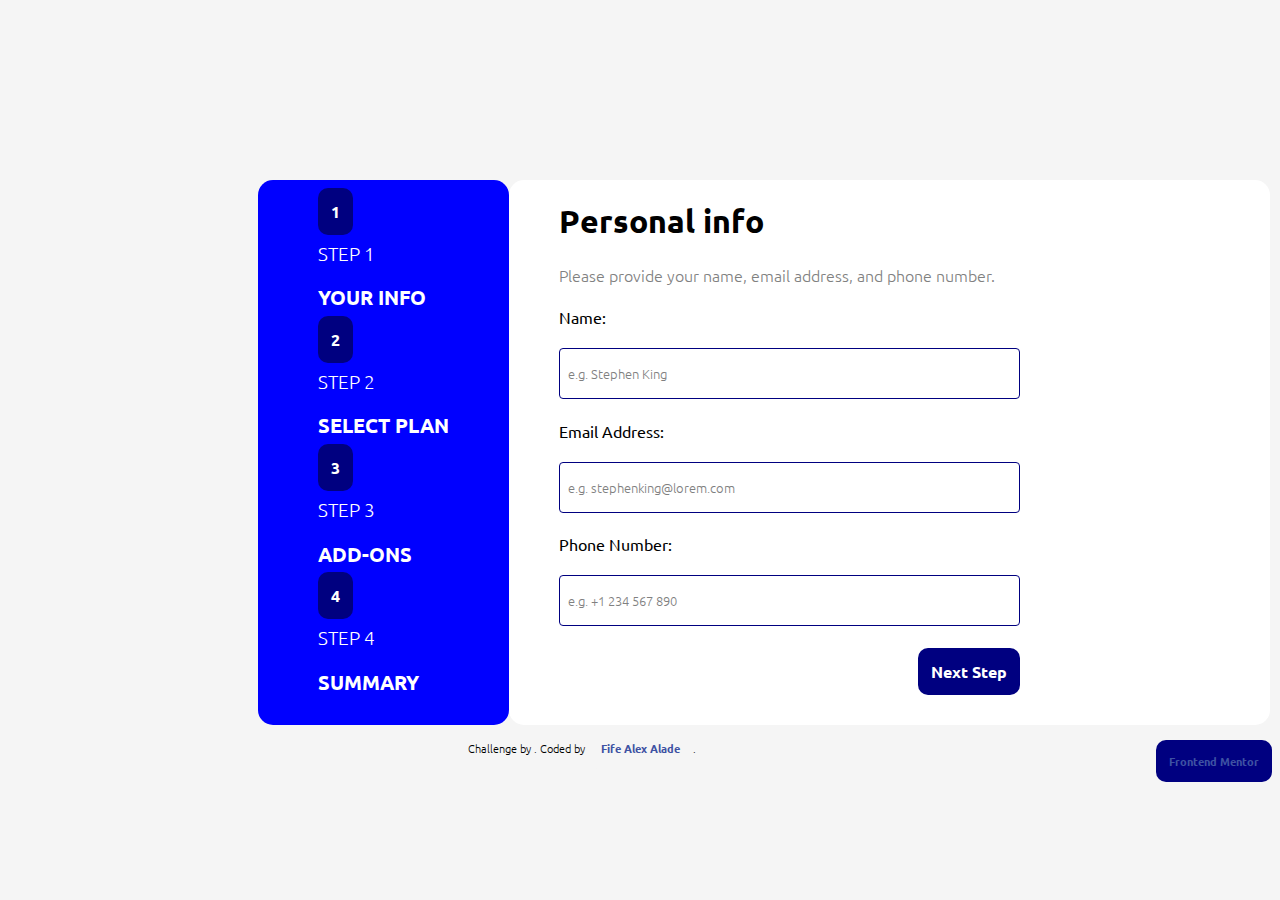
<file: index.html>
<!DOCTYPE html>
<html lang="en">
<head>
  <meta charset="UTF-8">
  <meta name="viewport" content="width=device-width, initial-scale=1.0"> <!-- displays site properly based on user's device -->

  <link rel="icon" type="image/png" sizes="32x32" href="./assets/images/favicon-32x32.png">
  
  <title>Frontend Mentor | Multi-step form</title>
  <link rel="stylesheet" href="style.css">
  <link rel="preconnect" href="https://fonts.googleapis.com">
  <link rel="preconnect" href="https://fonts.gstatic.com" crossorigin>
  <link href="https://fonts.googleapis.com/css2?family=Ubuntu:ital,wght@0,300;0,400;0,500;0,700;1,300;1,400;1,500;1,700&display=swap" rel="stylesheet">

  <!-- Feel free to remove these styles or customise in your own stylesheet 👍 -->
  <style>
    .attribution { font-size: 11px; text-align: center; }
    .attribution a { color: hsl(228, 45%, 44%); }
  </style>
</head>
<body>

  <div class="whole">
    <div class="sidebar">
      <a class="number" href="index.html">1</a>
      <h3>STEP 1</h3>
      <h2>YOUR INFO</h2>
    
      <a class="number" href="step2.html">2</a>
      <h3>STEP 2</h3>
      <h2>SELECT PLAN </h2>
    
      <a class="number" href="step3.html">3</a>
      <h3>STEP 3</h3>
      <h2>ADD-ONS</h2>
    
      <a class="number" href="step4.html">4</a>
      <h3>STEP 4</h3>
      <h2>SUMMARY</h2>
    </div>
  
    <div class="right">
      <h1>Personal info</h1>
      <p>Please provide your name, email address, and phone number.</p>
    
      <h4>Name: </h4>
      <input type="text" placeholder="e.g. Stephen King" required>
    
      <h4>Email Address:</h4>
      <input type="email" placeholder="e.g. stephenking@lorem.com" required>
    
      <h4>Phone Number:</h4>
      <input type="tel" placeholder="e.g. +1 234 567 890" required><br><br>
    
      <a href="step2.html">Next Step</a>
    </div>
  </div>
  
  <div class="attribution">
    Challenge by <a href="https://www.frontendmentor.io?ref=challenge" target="_blank">Frontend Mentor</a>. 
    Coded by <a class="name" href="#">Fife Alex Alade</a>.
  </div>
</body>
</html>
</file>
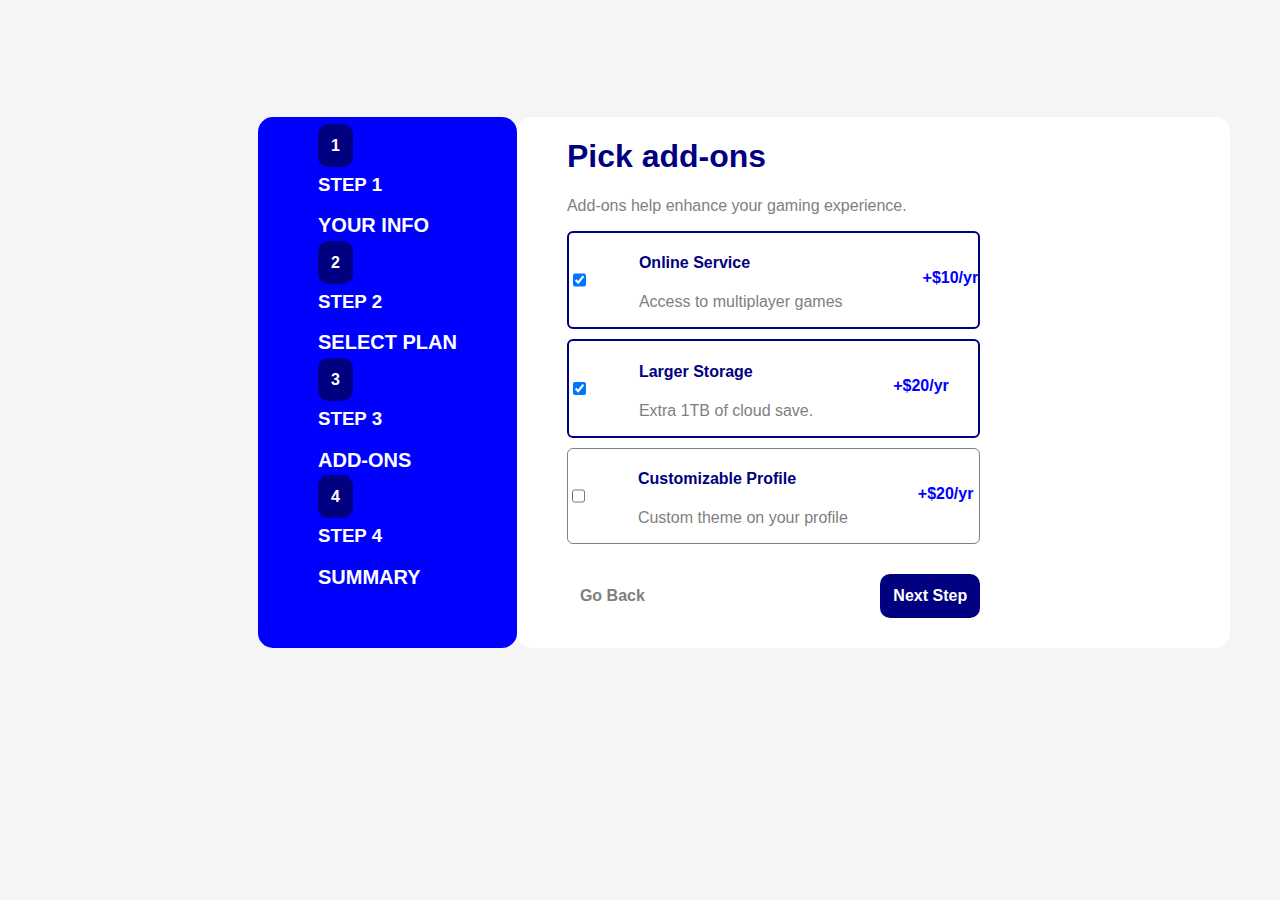
<file: step3.html>
<!DOCTYPE html>
<html lang="en">
<head>
    <meta charset="UTF-8">
    <meta name="viewport" content="width=device-width, initial-scale=1.0">
    <title>Frontend Mentor / Multi step form main</title>
    <link rel="stylesheet" href="step3.css">
</head>
<body>

    <div class="whole">
        <div class="sidebar">
            <a class="number" href="index.html">1</a>
            <h3>STEP 1</h3>
            <h2>YOUR INFO</h2>
          
            <a class="number" href="step2.html">2</a>
            <h3>STEP 2</h3>
            <h2>SELECT PLAN </h2>
          
            <a class="number" href="step3.html">3</a>
            <h3>STEP 3</h3>
            <h2>ADD-ONS</h2>
          
            <a class="number" href="step4.html">4</a>
            <h3>STEP 4</h3>
            <h2>SUMMARY</h2>
          </div>
           
            <div class="right">
                <h1 style="color: navy;">Pick add-ons</h1>
                <p style="color: gray; background-color: white;">Add-ons help enhance your gaming experience.</p>
        
                <div style="background-color: white;" class="online">
                    <input type="checkbox" checked>
                    <div class="online1" style="background-color: white; padding-left: 50px;">
                        <h4 class="header4">Online Service</h4>
                        <p style="background-color: white; color: gray;">Access to multiplayer games</p>
                    </div>
                    <p style="background-color: white; color: blue; padding-left: 80px; padding-top: 20px; font-weight: bold;">+$10/yr</p>
                </div>
        
                <div style="background-color: white;" class="larger">
                    <input type="checkbox" checked>
                    <div class="larger1" style="background-color: white; padding-left: 50px;">
                        <h4 class="header4">Larger Storage</h4>
                        <p style="background-color: white;
                        color: gray;">Extra 1TB of cloud save.</p>
                    </div>
                    <p style="background-color: white; color: blue; padding-left: 80px; padding-top: 20px; font-weight: bold;">+$20/yr</p>
                </div>
        
                <div style="background-color: white;" class="profile">
                        <input type="checkbox">
                        <div class="profile1" style="background-color: white; padding-left: 50px;">
                            <h4 class="header4">Customizable Profile</h4>
                            <p style="background-color: white; color: gray;">Custom theme on your profile</p>
                        </div>
                        <p style="background-color: white; color: blue; padding-left: 70px; padding-top: 20px; font-weight: bold;">+$20/yr</p>
                </div>
        
                <a class="back" href="step2.html">Go Back</a>
                <a href="step4.html" class="next">Next Step</a>
              </div>
          </div>
    </div>
</body>
</html>
</file>
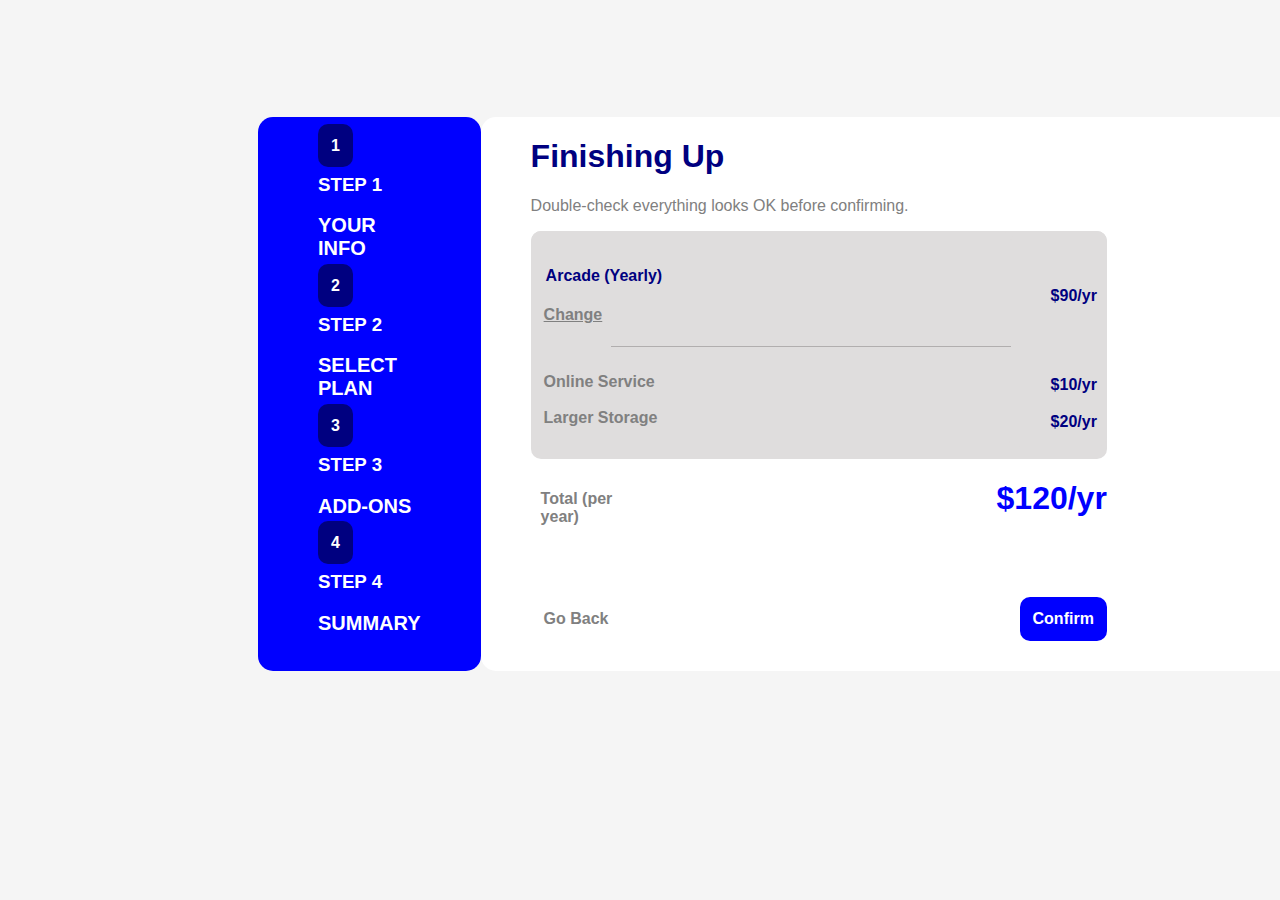
<file: step4.html>
<!DOCTYPE html>
<html lang="en">
<head>
    <meta charset="UTF-8">
    <meta name="viewport" content="width=device-width, initial-scale=1.0">
    <title>Frontend Mentor / Multi step form main</title>
    <link rel="stylesheet" href="step4.css">
</head>
<body>
    
    <div class="whole">
        <div class="sidebar">
            <a class="number" href="index.html">1</a>
            <h3>STEP 1</h3>
            <h2>YOUR INFO</h2>
          
            <a class="number" href="step2.html">2</a>
            <h3>STEP 2</h3>
            <h2>SELECT PLAN </h2>
          
            <a class="number" href="step3.html">3</a>
            <h3>STEP 3</h3>
            <h2>ADD-ONS</h2>
          
            <a class="number" href="step4.html">4</a>
            <h3>STEP 4</h3>
            <h2>SUMMARY</h2>
          </div>

          <div class="right">
            <h1 style="color: navy;">Finishing Up</h1>
            <p style="color: gray; background-color: white;">Double-check everything looks OK before confirming.</p>
    
            <div class="prices">
                <div style="background-color: rgb(223, 221, 221); border-radius: 10px;" class="left">
                    <h4 style="background-color: rgb(223, 221, 221); " class="arcade">Arcade (Yearly)</h4>
                    <a style="color: gray;" href="step2.html" class="change">Change</a>
                    <hr style="margin-left: 80px;"> <br>
                    <a style="color: gray; text-decoration: none;" href="step2.html" class="change">Online Service</a> <br> <br>
                    <a style="color: gray; text-decoration: none;" href="step2.html" class="change">Larger Storage</a>
                </div>
                <div style="background-color: rgb(223, 221, 221); border-radius: 10px;" class="right1">
                    <p style="background-color: rgb(223, 221, 221); color: navy; padding-top: 40px; padding-right: 10px; font-weight: bold; padding-left: 40px;" class="right2">$90/yr</p>
                    <p style="background-color: rgb(223, 221, 221); color: navy; padding-top: 55px; padding-right: 10px; font-weight: bold; padding-left: 40px;" class="right2">$10/yr</p>
                    <p style="background-color: rgb(223, 221, 221); color: navy; padding-top: 3px; padding-right: 10px; font-weight: bold; padding-left: 40px;" class="right2">$20/yr</p>
                </div>
            </div>


            <div style="background-color: white;" class="total-calc">
                <div style="background-color: white;" class="total">
                    <h4 style="padding-left: 10px; color: gray; font-weight: bold;">Total (per year)</h4>
                </div>
                
                <div style="background-color: white;" class="total-price">
                    <h1>$120/yr</h1>
                </div>
            </div>

            <a style="margin-top: 50px;" class="back" href="step3.html">Go Back</a>
            <a style="margin-top: 50px; background-color: blue;" href="step5.html" class="next">Confirm</a>
          </div>
      </div>
    </div>
</body>
</html>
</file>
<file: style.css>
* {
    font-family: "Ubuntu", sans-serif;
    font-weight: 300;
    font-style: normal;
    background-color: whitesmoke;
}

.sidebar {
    background-color: blue;
    padding: 0 60px;
    margin-left: 250px;
    border-radius: 15px;
    padding-top: 20px;
}

.whole {
    display: flex;
    margin-top: 20vh;
}

.right {
    background-color: white;
    padding-left: 50px;
    padding-right: 250px;
    border-radius: 15px;
    padding-bottom: 30px;
}

h1 {
    background-color: white;
    font-weight: bold;
}

h2 {
    background-color: blue;
    color: white;
    font-weight: bold;
    font-size: 20px;
}

h3 {
    background-color: blue;
    color: white;
}

h4 {
    background-color: white;
    font-weight: 400;
}

p {
    background-color: white;
    color: gray;
}

::placeholder {
    background-color: white;
    color: grey;
}

input {
    border-radius: 4px;
    padding-left: 8px;
    padding-right: 250px;
    padding-top: 15px;
    padding-bottom: 15px;
    background-color: white;
    border: 1px solid navy;
}

a {
    background-color: navy;
    text-decoration: none;
    color: white;
    font-weight: bold;
    padding: 13px;
    float: right;
    border-radius: 10px;
}

.name {
    float: none;
    background-color: whitesmoke;
}

.attribution {
    padding-top: 15px;
}

.number {
    float: none;
}
</file>
<file: step3.css>
* {
    box-sizing: border-box;
    font-family: "Ubuntu", sans-serif;
    font-weight: 300;
    font-style: normal;
    background-color: whitesmoke;
}

.sidebar {
    background-color: blue;
    padding: 0 60px;
    margin-left: 250px;
    border-radius: 15px;
    padding-top: 20px;
}

.whole {
    display: flex;
    margin-top: 13vh;
}

.right {
    background-color: white;
    padding-left: 50px;
    padding-right: 250px;
    border-radius: 15px;
    padding-bottom: 30px;
}

h1 {
    background-color: white;
    font-weight: bold;
}

h2 {
    background-color: blue;
    color: white;
    font-weight: bold;
    font-size: 20px;
}

h3 {
    background-color: blue;
    color: white;
    font-weight: bold;
}

h4 {
    background-color: white;
    font-weight: 400;
}

.header4 {
    color: navy;
    font-weight: 600;
}

.online {
    display: flex;
    border: 2px solid navy;
    margin-bottom: 10px;
    border-radius: 6px;
    cursor: pointer;
}

.online:hover {
    background-color: blue;
}

.larger {
    display: flex;
    border: 2px solid navy;
    margin-bottom: 10px;
    border-radius: 6px;
    cursor: pointer;
}

.profile {
    display: flex;
    border: 1px solid grey;
    margin-bottom: 10px;
    border-radius: 6px;
    cursor: pointer;
}

a {
    background-color: navy;
    text-decoration: none;
    color: white;
    font-weight: bold;
    padding: 13px;
    float: none;
    border-radius: 10px;
}

.back {
    background-color: white;
    color: gray;
    margin-top: 20px;
    float: left;
  }

  .next {
    float: right;
    margin-top: 20px;
  }
</file>
<file: step4.css>
* {
    box-sizing: border-box;
    font-family: "Ubuntu", sans-serif;
    font-weight: 300;
    font-style: normal;
    background-color: whitesmoke;
}

.sidebar {
    background-color: blue;
    padding: 0 60px;
    margin-left: 250px;
    border-radius: 15px;
    padding-top: 20px;
}

.whole {
    display: flex;
    margin-top: 13vh;
}

.right {
    background-color: white;
    padding-left: 50px;
    padding-right: 250px;
    border-radius: 15px;
    padding-bottom: 30px;
}

h1 {
    background-color: white;
    font-weight: bold;
}

h2 {
    background-color: blue;
    color: white;
    font-weight: bold;
    font-size: 20px;
}

h3 {
    background-color: blue;
    color: white;
    font-weight: bold;
}

h4 {
    background-color: white;
    font-weight: 400;
}

a {
    background-color: navy;
    text-decoration: none;
    color: white;
    font-weight: bold;
    padding: 13px;
    float: none;
    border-radius: 10px;
}

.back {
    background-color: white;
    color: gray;
    margin-top: 20px;
    float: left;
  }

  .next {
    float: right;
    margin-top: 20px;
  }

  .prices {
    background-color: rgb(223, 221, 221);
    padding-bottom: 12px;
    border-radius: 10px;
    display: flex;
  }

  .change {
    background-color: rgb(223, 221, 221);
    text-decoration: underline;
    border-radius: 0px;
  }

  .arcade {
    font-weight: bold;
    color: navy;
    padding-left: 15px;
    padding-top: 15px;
  }

  hr {
    margin-top: 22px;
    border: none;
    width: 400px;
    height: 1px;
    /* Set the hr color */
    color: rgb(177, 174, 174);  /* old IE */
    background-color: rgb(177, 174, 174);  /* Modern Browsers */
  }

  .total {
    padding-top: 10px;
  }

  .total-calc {
    display: flex;
  }

  .total-price {
    padding-left: 350px;
    color: blue;
  }
</file>
